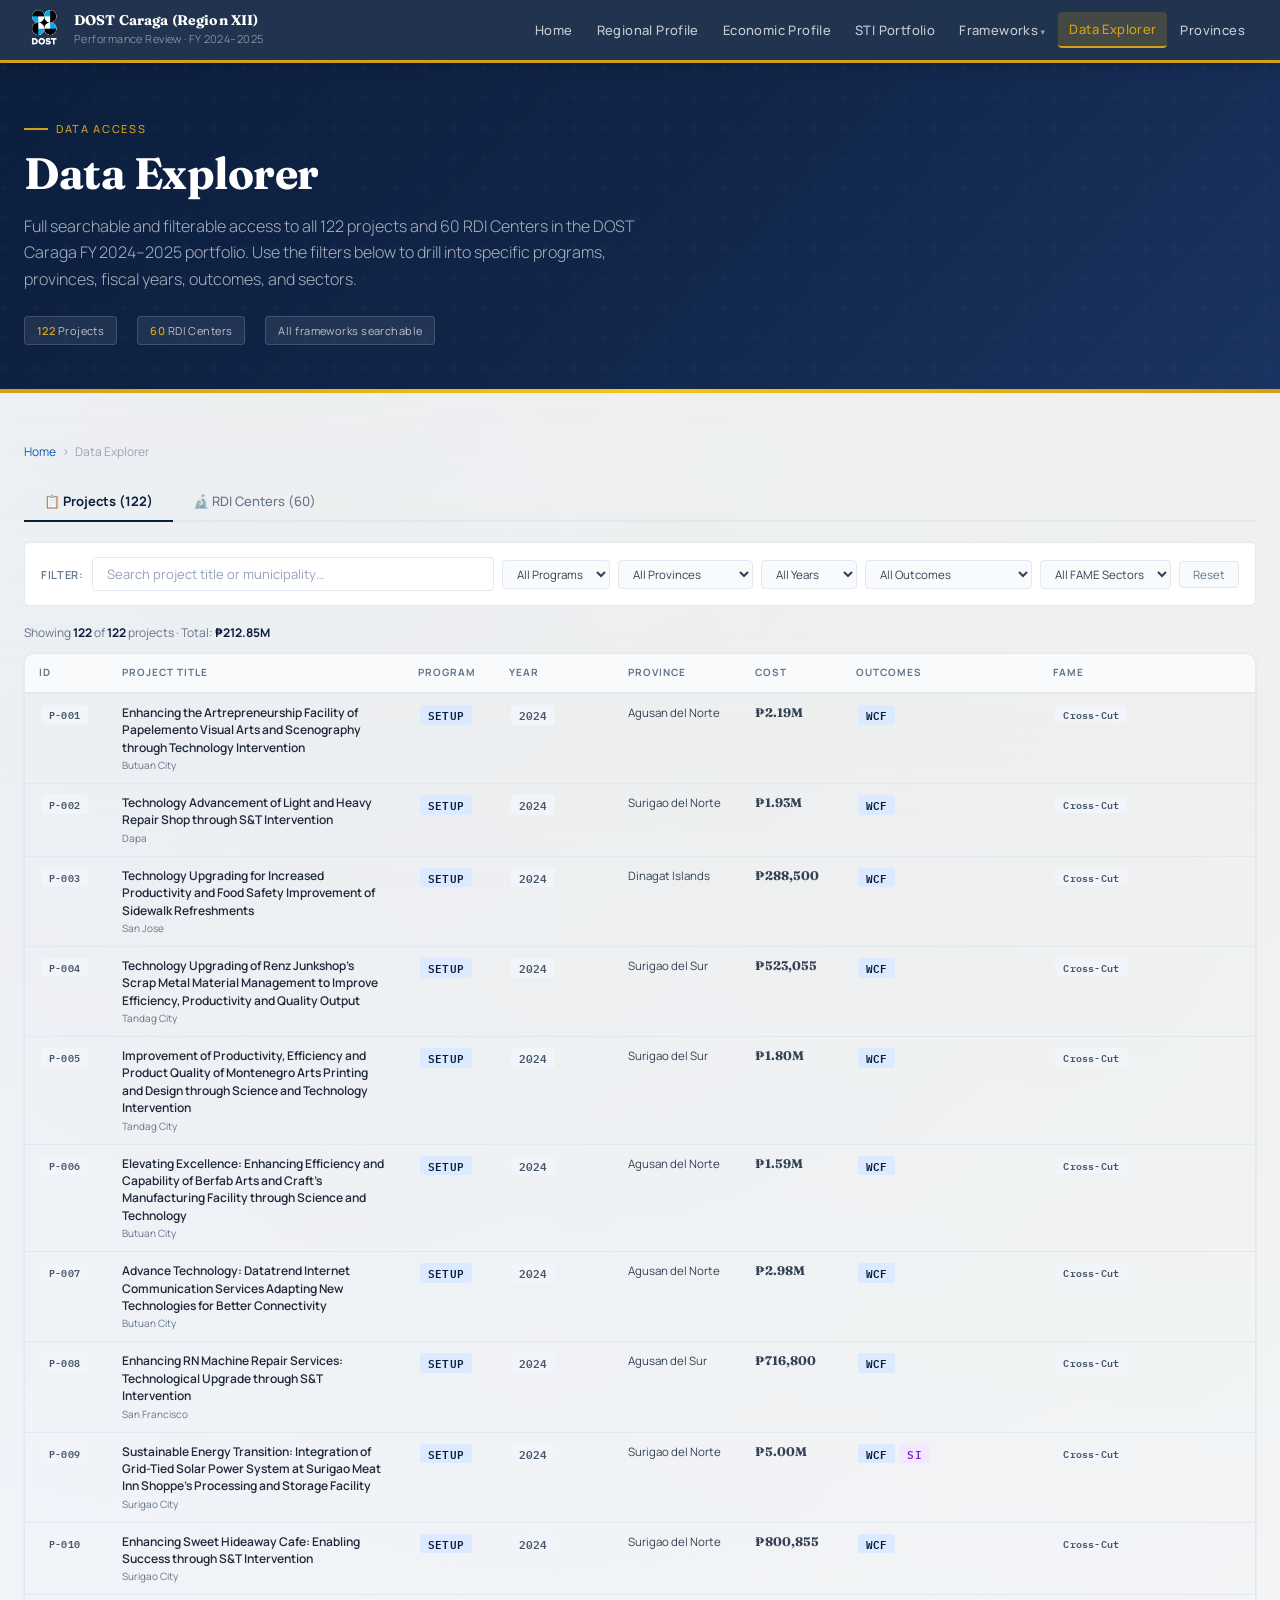
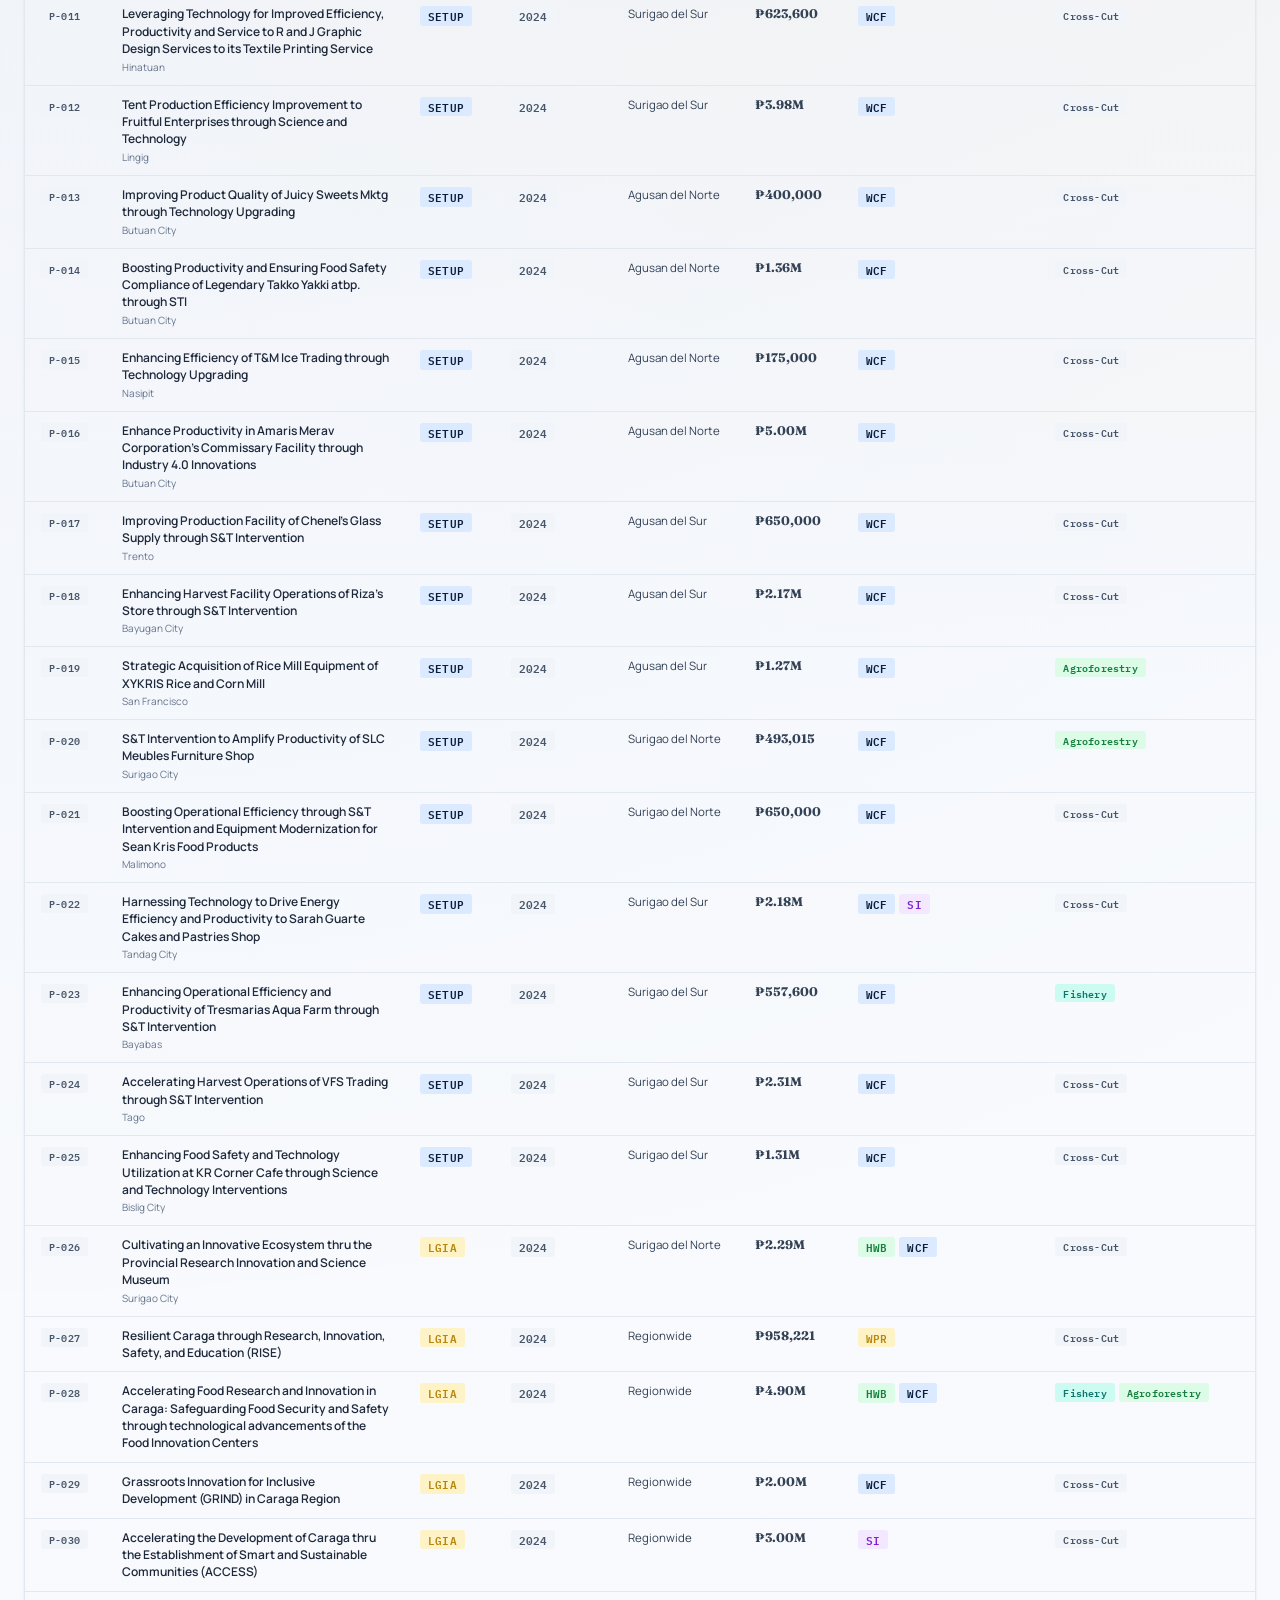
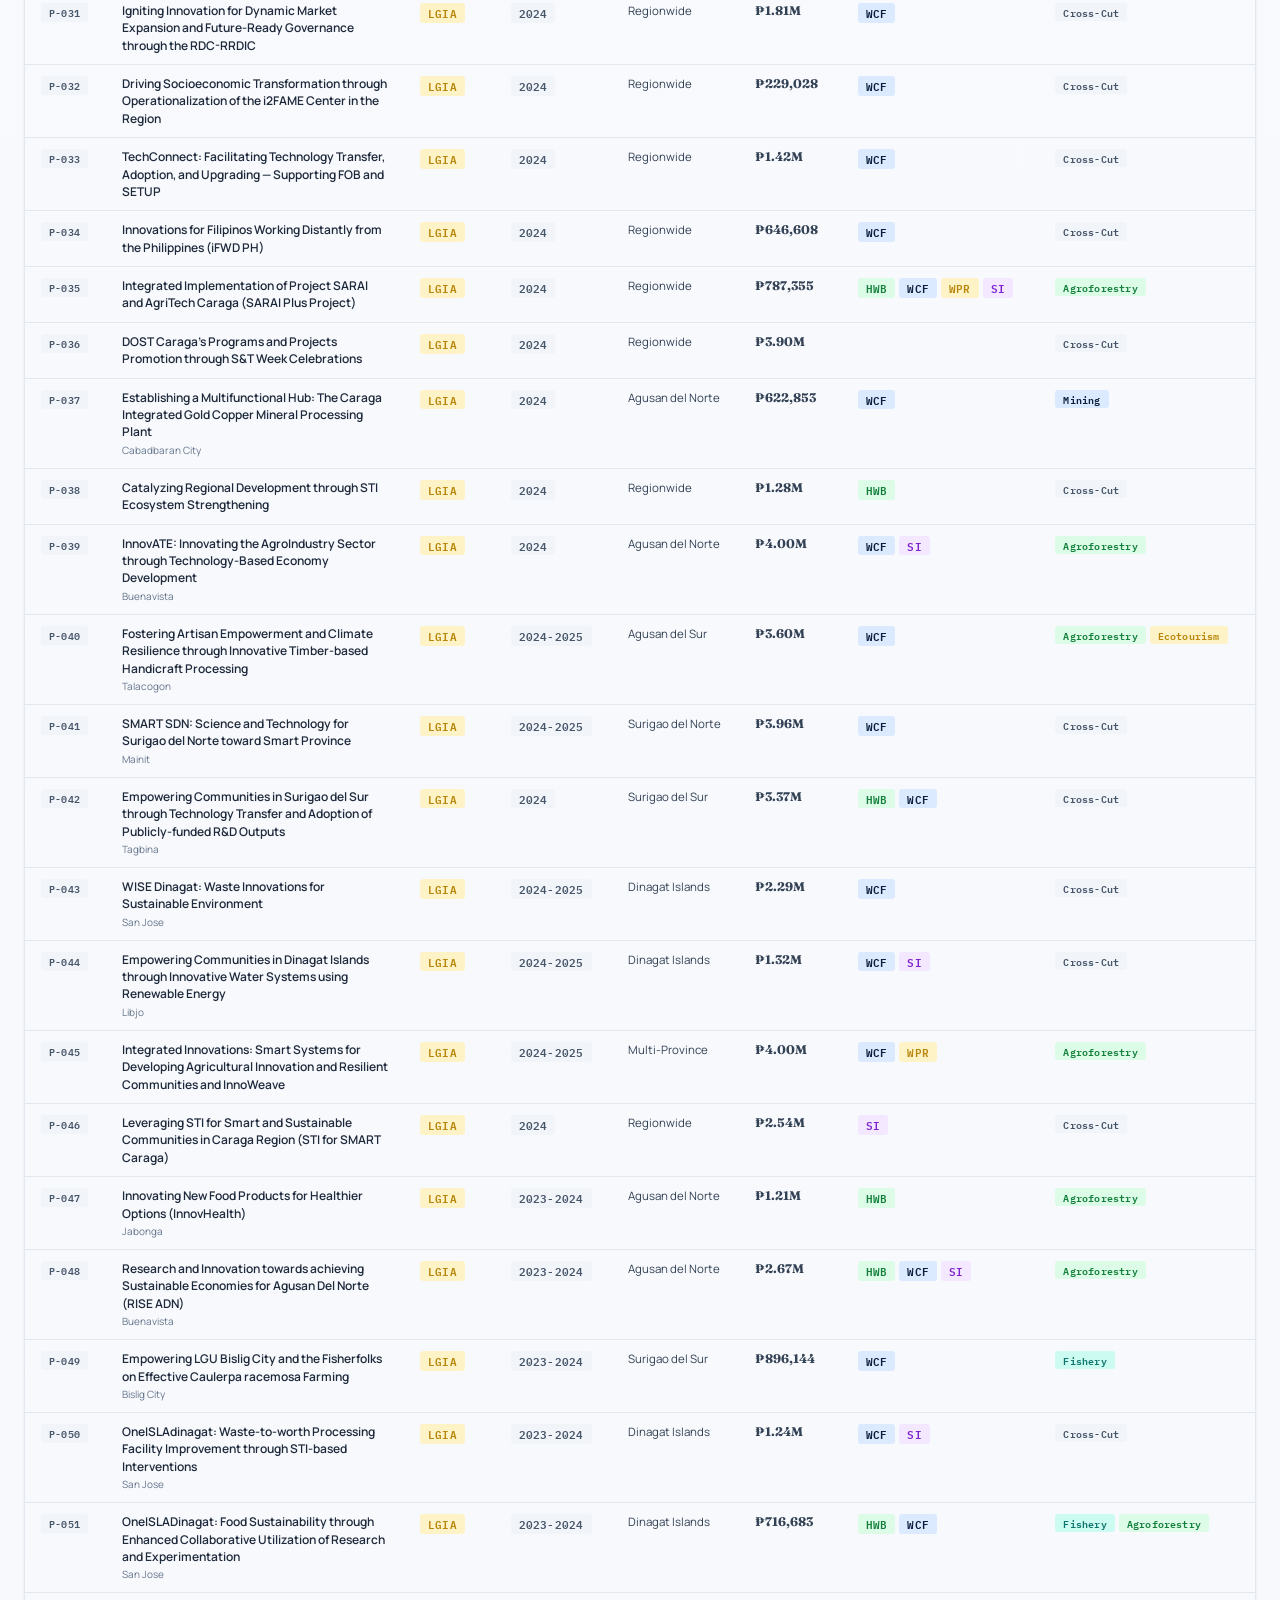
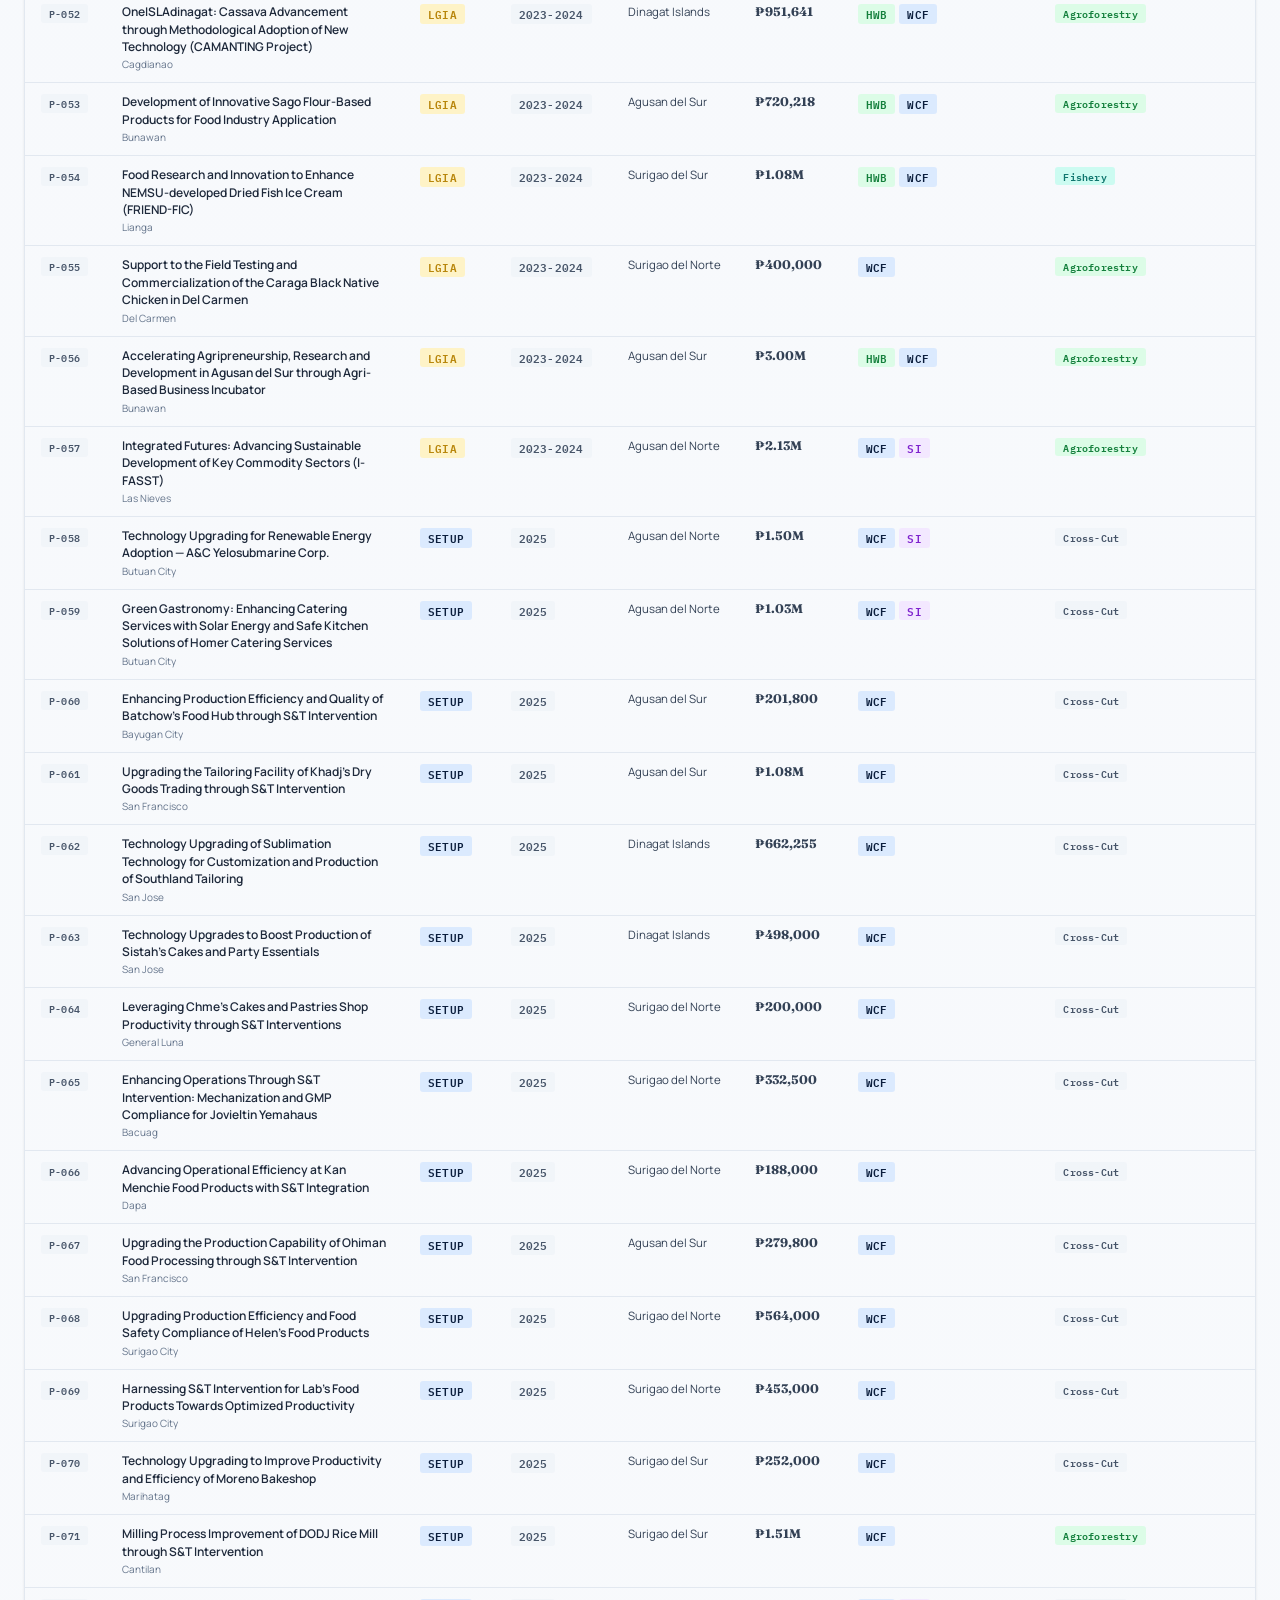
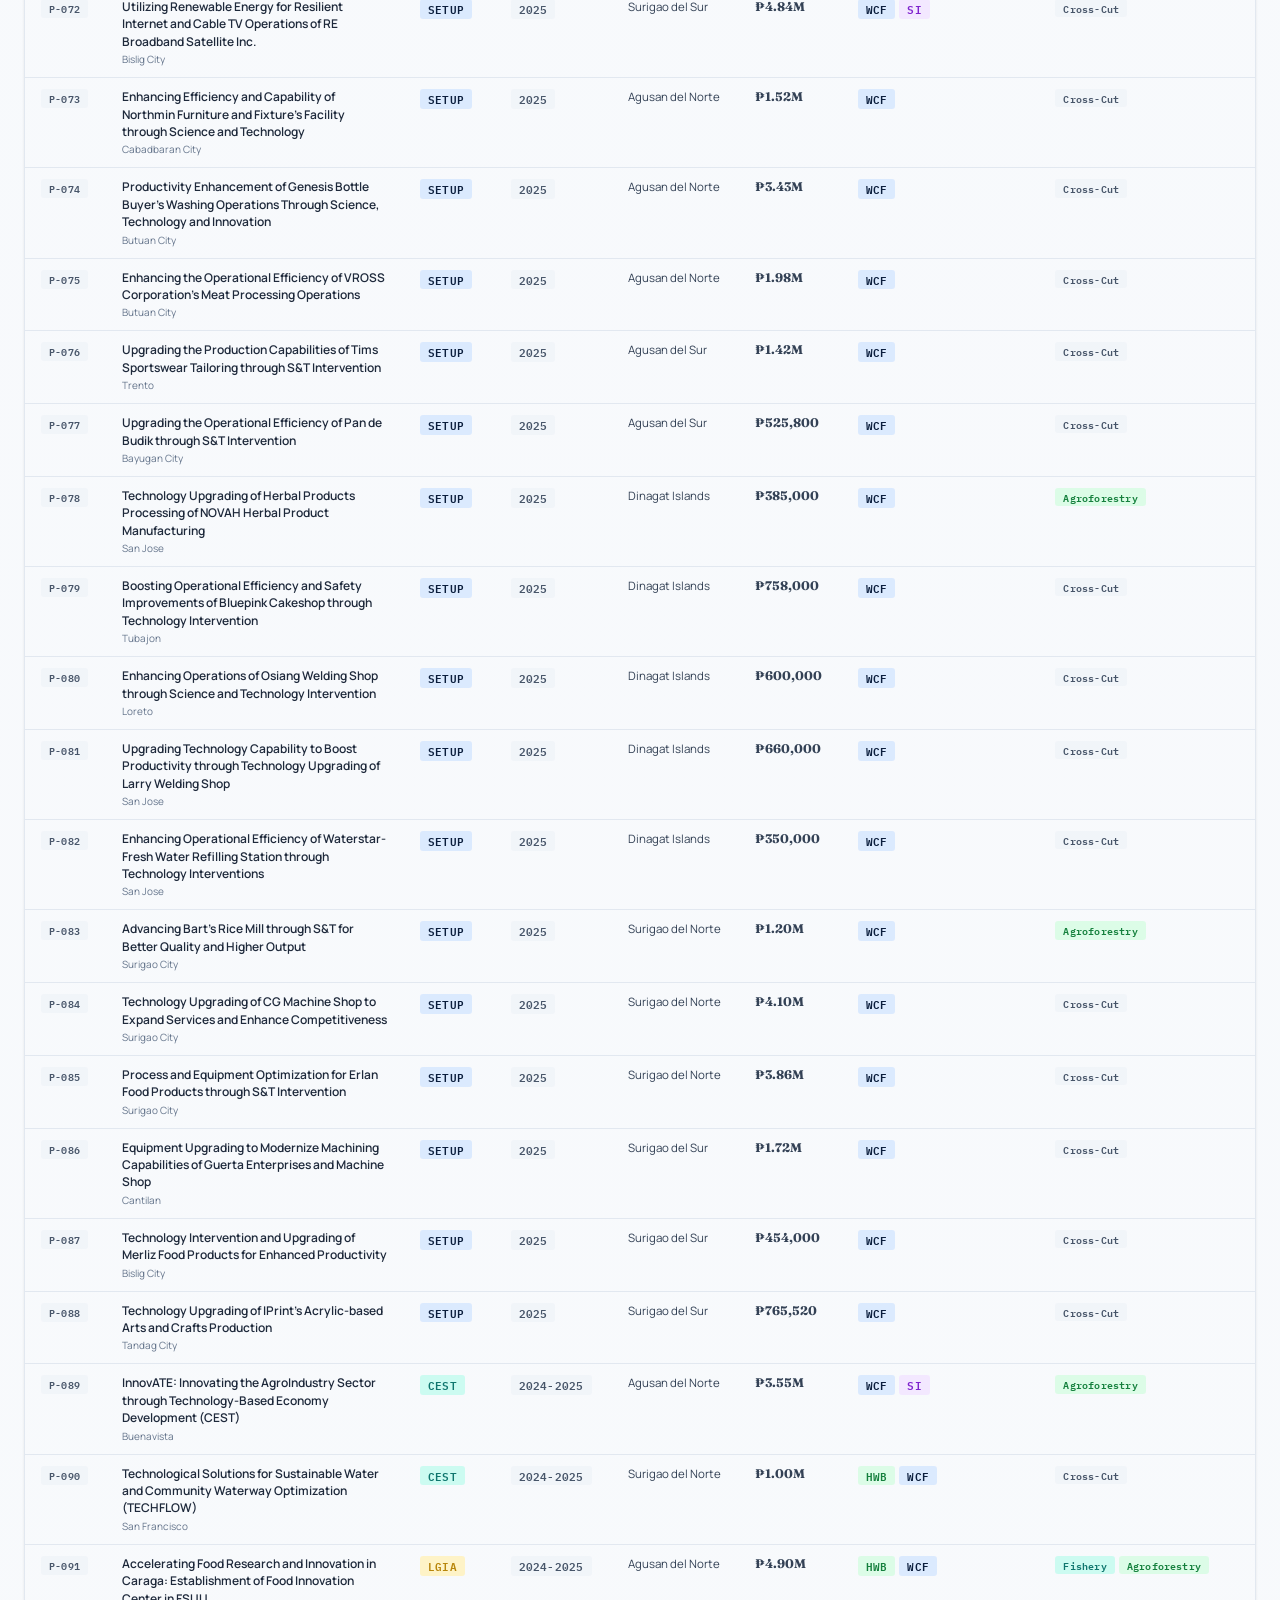
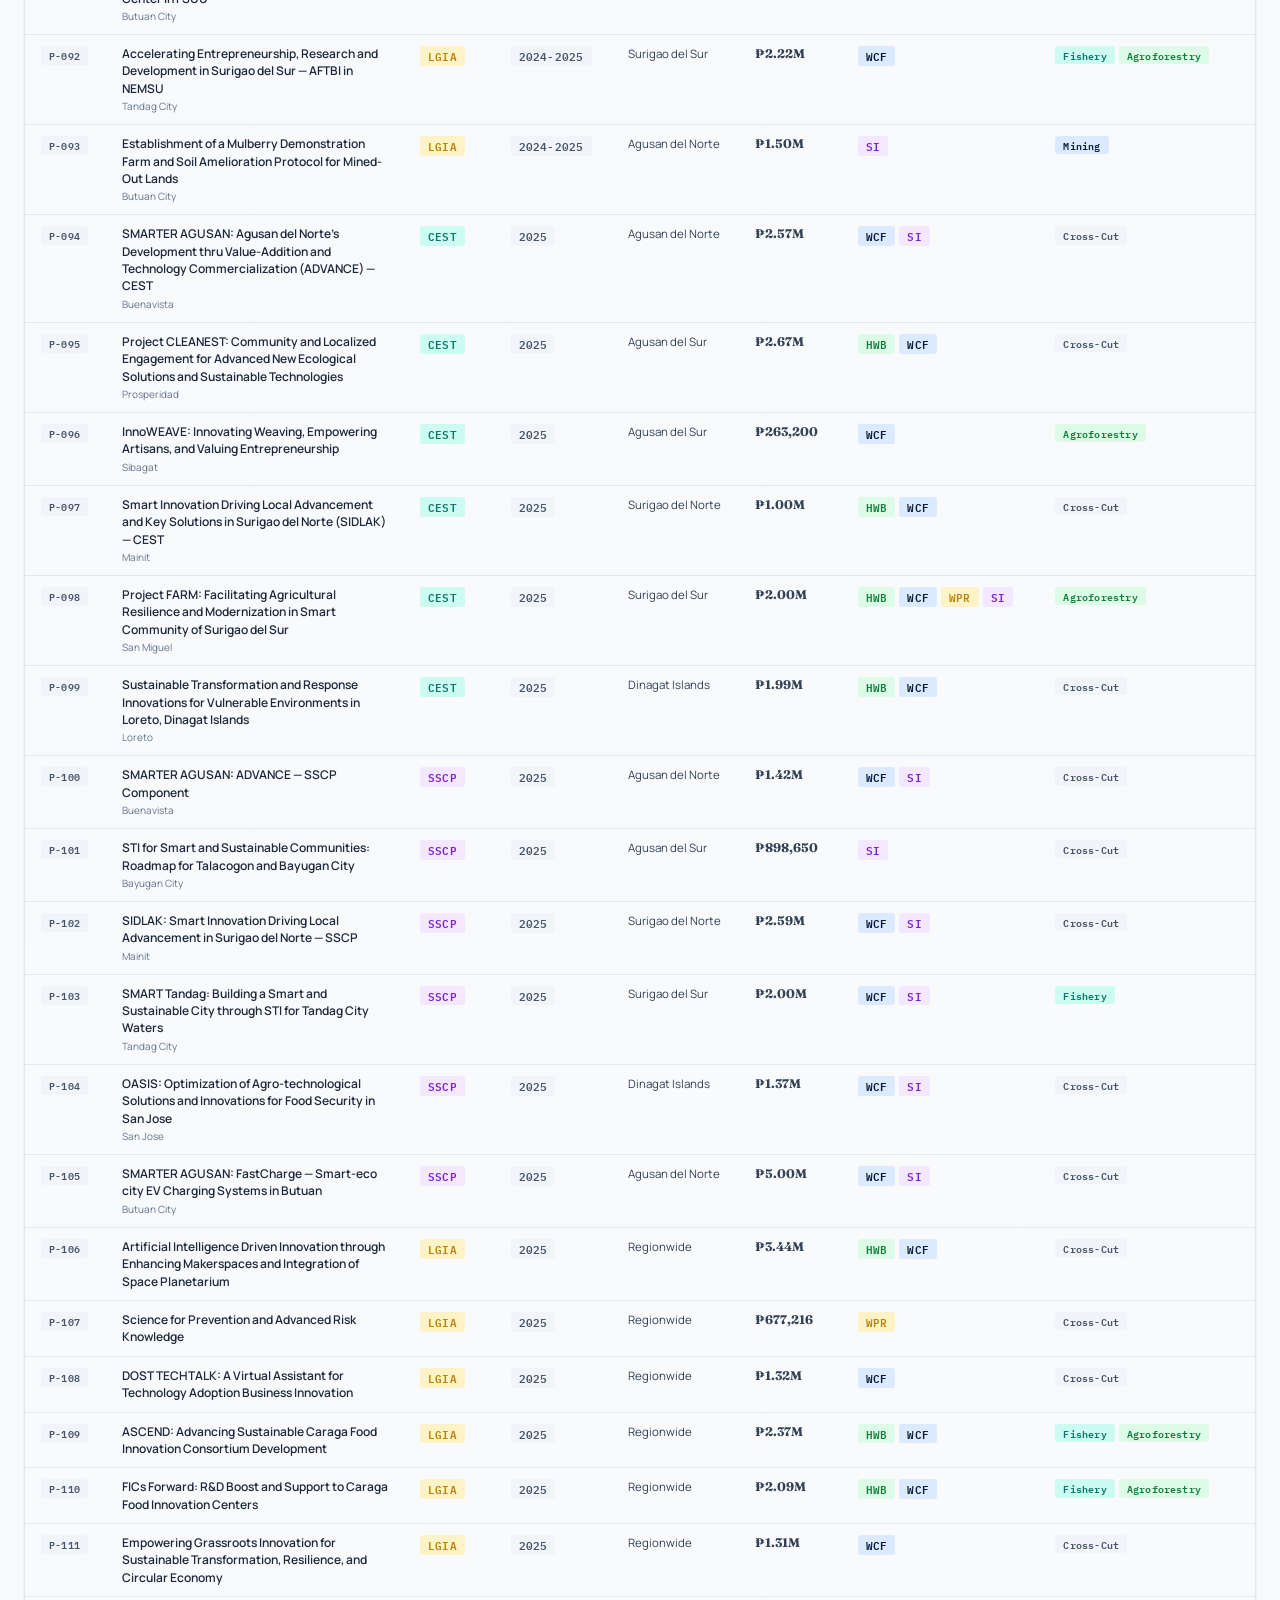
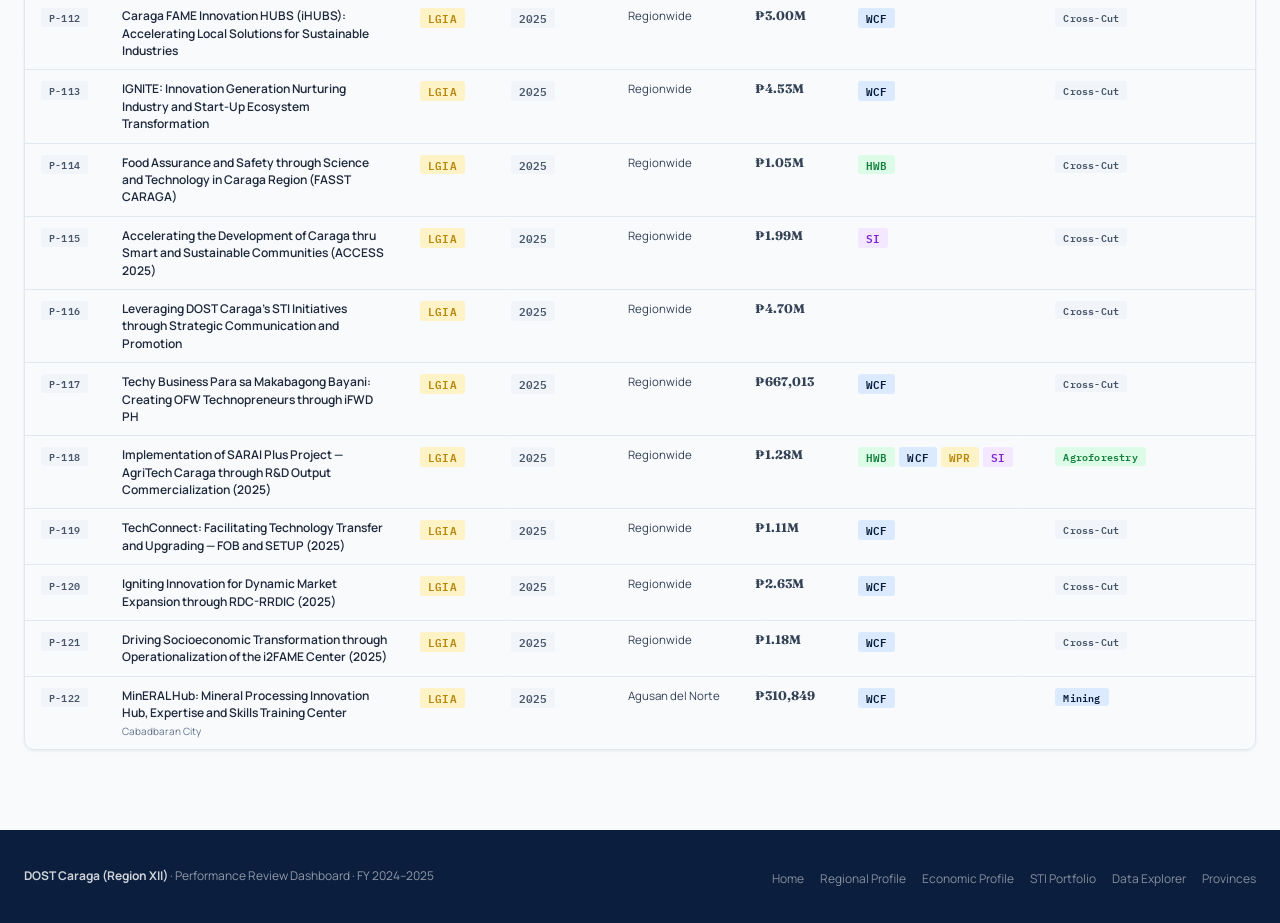
<file: data-explorer.html>
<!DOCTYPE html>
<html lang="en">
<head>
<meta charset="UTF-8"><meta name="viewport" content="width=device-width, initial-scale=1.0">
<title>Data Explorer — DOST Caraga Performance Review</title>
<link rel="icon" href="images/DOST Logo.png" type="image/png">
<link rel="stylesheet" href="css/style.css">
<style>
.tab-bar { display:flex; gap:0; border-bottom:2px solid var(--border); margin-bottom:20px; }
.tab-btn { padding:10px 20px; border:none; background:none; color:var(--text3); cursor:pointer; font-size:13px; font-family:var(--font-body); font-weight:500; border-bottom:2px solid transparent; margin-bottom:-2px; transition:all 0.15s; }
.tab-btn.active { color:var(--navy); border-bottom-color:var(--navy); font-weight:700; }
.tab-content { display:none; }
.tab-content.active { display:block; }
.result-count { font-size:12px; color:var(--text3); margin-bottom:10px; }
.result-count strong { color:var(--navy); }
#projectsTable td { max-width:280px; }
#projectsTable .proj-name { font-size:12px; line-height:1.45; font-weight:600; color:var(--text); }
#rdiTable td { max-width:320px; }
</style>
</head>
<body>
<nav class="site-nav">
  <div class="nav-inner">
    <a href="index.html" class="nav-brand"><img src="images/DOST Logo.png" alt="DOST Caraga Logo" class="nav-brand-logo"><div><div class="nav-brand-text">DOST Caraga (Region XII)</div><div class="nav-brand-sub">Performance Review · FY 2024–2025</div></div></a>
    <ul class="nav-links">
      <li><a href="index.html">Home</a></li><li><a href="region-profile.html">Regional Profile</a></li>
      <li><a href="economic-profile.html">Economic Profile</a></li><li><a href="sti-portfolio.html">STI Portfolio</a></li>
      <li class="nav-dropdown"><a href="#">Frameworks</a>
        <div class="nav-dropdown-menu">
          <a href="framework-fourpillar.html">Four Pillar Outcomes</a><a href="framework-horizon.html">3-Horizon Strategic Framework</a>
          <a href="framework-pbbm.html">PBBM 8-Point Agenda</a><a href="framework-sdg.html">SDG Alignment</a>
          <a href="framework-fame.html">FAME Sectors</a><a href="framework-strategies.html">DOST Strategies</a>
        </div>
      </li>
      <li><a href="data-explorer.html" class="active">Data Explorer</a></li><li><a href="provinces.html">Provinces</a></li>
    </ul>
  </div>
</nav>

<div class="page-hero">
  <div class="page-hero-inner">
    <div class="hero-eyebrow">Data Access</div>
    <h1>Data Explorer</h1>
    <p>Full searchable and filterable access to all 122 projects and 60 RDI Centers in the DOST Caraga FY 2024–2025 portfolio. Use the filters below to drill into specific programs, provinces, fiscal years, outcomes, and sectors.</p>
    <div class="hero-meta">
      <span class="hero-badge"><strong>122</strong> Projects</span>
      <span class="hero-badge"><strong>60</strong> RDI Centers</span>
      <span class="hero-badge">All frameworks searchable</span>
    </div>
  </div>
</div>

<div class="content-wrap">
  <div class="breadcrumb"><a href="index.html">Home</a><span>›</span><span>Data Explorer</span></div>

  <div class="tab-bar">
    <button class="tab-btn active" onclick="switchTab('projects',this)">📋 Projects (122)</button>
    <button class="tab-btn" onclick="switchTab('rdi',this)">🔬 RDI Centers (60)</button>
  </div>

  <!-- PROJECTS TAB -->
  <div class="tab-content active" id="tab-projects">
    <div class="filter-bar">
      <span class="filter-label">Filter:</span>
      <input type="text" class="search-input" id="projSearch" placeholder="Search project title or municipality…" oninput="filterProjects()">
      <select class="filter-select" id="progFilter" onchange="filterProjects()">
        <option value="">All Programs</option>
        <option value="SETUP">SETUP</option>
        <option value="LGIA">LGIA</option>
        <option value="CEST">CEST</option>
        <option value="SSCP">SSCP</option>
      </select>
      <select class="filter-select" id="provFilter" onchange="filterProjects()">
        <option value="">All Provinces</option>
        <option value="Agusan del Norte">Agusan del Norte</option>
        <option value="Agusan del Sur">Agusan del Sur</option>
        <option value="Surigao del Norte">Surigao del Norte</option>
        <option value="Surigao del Sur">Surigao del Sur</option>
        <option value="Dinagat Islands">Dinagat Islands</option>
        <option value="Regionwide">Regionwide</option>
      </select>
      <select class="filter-select" id="yearFilter" onchange="filterProjects()">
        <option value="">All Years</option>
        <option value="2024">FY 2024</option>
        <option value="2025">FY 2025</option>
        <option value="multi">Multi-Year</option>
      </select>
      <select class="filter-select" id="outcomeFilter" onchange="filterProjects()">
        <option value="">All Outcomes</option>
        <option value="O1-HWBP">O1 — Human Well-being</option>
        <option value="O2-WCF">O2 — Wealth Creation</option>
        <option value="O3-WPR">O3 — Wealth Protection</option>
        <option value="O4-SI">O4 — Sustainability</option>
      </select>
      <select class="filter-select" id="fameFilter" onchange="filterProjects()">
        <option value="">All FAME Sectors</option>
        <option value="Fishery">Fishery</option>
        <option value="Agroforestry">Agroforestry</option>
        <option value="Mining">Mining</option>
        <option value="Ecotourism">Ecotourism</option>
        <option value="Cross-Cutting">Cross-Cutting</option>
      </select>
      <button class="filter-btn" onclick="resetProjects()">Reset</button>
    </div>

    <div class="result-count" id="projCount"></div>

    <div class="table-wrap">
      <table class="data-table">
        <thead>
          <tr>
            <th>ID</th>
            <th>Project Title</th>
            <th>Program</th>
            <th>Year</th>
            <th>Province</th>
            <th>Cost</th>
            <th>Outcomes</th>
            <th>FAME</th>
          </tr>
        </thead>
        <tbody id="projectsTable"></tbody>
      </table>
    </div>
  </div>

  <!-- RDI TAB -->
  <div class="tab-content" id="tab-rdi">
    <div class="filter-bar">
      <span class="filter-label">Filter:</span>
      <input type="text" class="search-input" id="rdiSearch" placeholder="Search center name or host institution…" oninput="filterRDI()">
      <select class="filter-select" id="rdiProvFilter" onchange="filterRDI()">
        <option value="">All Provinces</option>
        <option value="Agusan del Norte">Agusan del Norte</option>
        <option value="Agusan del Sur">Agusan del Sur</option>
        <option value="Surigao del Norte">Surigao del Norte</option>
        <option value="Surigao del Sur">Surigao del Sur</option>
        <option value="Dinagat Islands">Dinagat Islands</option>
      </select>
      <select class="filter-select" id="rdiHostFilter" onchange="filterRDI()">
        <option value="">All Host Institutions</option>
        <option value="Caraga State University">Caraga State University</option>
        <option value="Surigao del Norte State University">SNSU</option>
        <option value="North Eastern Mindanao State University">NEMSU</option>
        <option value="Agusan del Sur State University">ADSSU</option>
        <option value="DOST Caraga">DOST Caraga</option>
      </select>
      <select class="filter-select" id="rdiFameFilter" onchange="filterRDI()">
        <option value="">All FAME Sectors</option>
        <option value="Fishery">Fishery</option>
        <option value="Agroforestry">Agroforestry</option>
        <option value="Mining">Mining</option>
        <option value="Ecotourism">Ecotourism</option>
        <option value="Cross-Cutting">Cross-Cutting</option>
      </select>
      <button class="filter-btn" onclick="resetRDI()">Reset</button>
    </div>

    <div class="result-count" id="rdiCount"></div>

    <div class="table-wrap">
      <table class="data-table">
        <thead>
          <tr>
            <th>ID</th>
            <th>Center Name</th>
            <th>Host Institution</th>
            <th>Province</th>
            <th>FAME Sectors</th>
            <th>SDGs</th>
          </tr>
        </thead>
        <tbody id="rdiTable"></tbody>
      </table>
    </div>
  </div>
</div>

<footer class="site-footer">
  <div class="footer-inner">
    <div class="footer-left"><strong>DOST Caraga (Region XII)</strong> · Performance Review Dashboard · FY 2024–2025</div>
        <ul class="footer-links">
      <li><a href="index.html">Home</a></li>
      <li><a href="region-profile.html">Regional Profile</a></li>
      <li><a href="economic-profile.html">Economic Profile</a></li>
      <li><a href="sti-portfolio.html">STI Portfolio</a></li>
      <li><a href="data-explorer.html">Data Explorer</a></li>
      <li><a href="provinces.html">Provinces</a></li>
    </ul>
  </div>
</footer>

<script src="js/data.js"></script>
<script src="js/site.js"></script>
<script>
function switchTab(id, btn) {
  document.querySelectorAll('.tab-content').forEach(t=>t.classList.remove('active'));
  document.querySelectorAll('.tab-btn').forEach(b=>b.classList.remove('active'));
  document.getElementById('tab-'+id).classList.add('active');
  btn.classList.add('active');
}

const progBadge = {SETUP:'navy',LGIA:'gold',CEST:'teal',SSCP:'purple'};
const outcomeBadge = {'O1-HWBP':'green','O2-WCF':'navy','O3-WPR':'gold','O4-SI':'purple'};
const outcomeShort = {'O1-HWBP':'HWB','O2-WCF':'WCF','O3-WPR':'WPR','O4-SI':'SI'};
const fameBadge = {Fishery:'teal',Agroforestry:'green',Mining:'navy',Ecotourism:'gold','Cross-Cutting':'grey'};

function renderProjects(list) {
  const tb = document.getElementById('projectsTable');
  tb.innerHTML = list.map(p => `<tr>
    <td><span class="tag tag-grey font-mono" style="font-size:10px">${p.id}</span></td>
    <td><div class="proj-name">${p.name}</div>${p.city?`<div style="font-size:10px;color:var(--text3);margin-top:2px">${p.city}</div>`:''}</td>
    <td><span class="tag tag-${progBadge[p.prog]||'grey'}">${p.prog}</span></td>
    <td><span class="tag tag-grey">${p.year}</span></td>
    <td style="font-size:11.5px;white-space:nowrap">${p.prov}</td>
    <td style="font-weight:700;white-space:nowrap;font-family:var(--font-display)">${fmt(p.cost)}</td>
    <td>${p.outcomes.map(o=>`<span class="tag tag-${outcomeBadge[o]||'grey'}" title="${OUTCOME_LABELS[o]}">${outcomeShort[o]||o}</span>`).join('')}</td>
    <td>${p.fame.map(f=>`<span class="tag tag-${fameBadge[f]||'grey'}" style="font-size:9.5px">${f==='Cross-Cutting'?'Cross-Cut':f}</span>`).join('')}</td>
  </tr>`).join('');
  document.getElementById('projCount').innerHTML = `Showing <strong>${list.length}</strong> of <strong>${PROJECTS.length}</strong> projects · Total: <strong>${fmt(list.reduce((a,p)=>a+p.cost,0))}</strong>`;
}

function filterProjects() {
  const q = document.getElementById('projSearch').value.toLowerCase();
  const prog = document.getElementById('progFilter').value;
  const prov = document.getElementById('provFilter').value;
  const yr = document.getElementById('yearFilter').value;
  const oc = document.getElementById('outcomeFilter').value;
  const fm = document.getElementById('fameFilter').value;
  const r = PROJECTS.filter(p => {
    if(q && !p.name.toLowerCase().includes(q) && !p.city.toLowerCase().includes(q)) return false;
    if(prog && p.prog!==prog) return false;
    if(prov && p.prov!==prov) return false;
    if(yr) {
      if(yr==='multi' && p.year===p.year.slice(0,4)) return false;
      if(yr!=='multi' && !p.year.includes(yr)) return false;
    }
    if(oc && !p.outcomes.includes(oc)) return false;
    if(fm && !p.fame.includes(fm)) return false;
    return true;
  });
  renderProjects(r);
}

function resetProjects() {
  document.getElementById('projSearch').value='';
  ['progFilter','provFilter','yearFilter','outcomeFilter','fameFilter'].forEach(id=>document.getElementById(id).value='');
  renderProjects(PROJECTS);
}

function renderRDI(list) {
  const tb = document.getElementById('rdiTable');
  tb.innerHTML = list.map(r => `<tr>
    <td><span class="tag tag-grey font-mono" style="font-size:10px">${r.id}</span></td>
    <td><div style="font-size:12px;font-weight:600;color:var(--text);line-height:1.4">${r.name}</div></td>
    <td style="font-size:11.5px;color:var(--text2)">${r.host}</td>
    <td style="font-size:11.5px;white-space:nowrap">${r.prov}</td>
    <td>${r.fame.map(f=>`<span class="tag tag-${fameBadge[f]||'grey'}" style="font-size:9.5px">${f==='Cross-Cutting'?'Cross-Cut':f}</span>`).join('')}</td>
    <td>${r.sdg.map(s=>`<span class="tag tag-teal" style="font-size:9px">${s.replace('SDG-0','SDG ').replace('SDG-','SDG ')}</span>`).join('')}</td>
  </tr>`).join('');
  document.getElementById('rdiCount').innerHTML = `Showing <strong>${list.length}</strong> of <strong>${RDI.length}</strong> RDI centers`;
}

function filterRDI() {
  const q = document.getElementById('rdiSearch').value.toLowerCase();
  const pv = document.getElementById('rdiProvFilter').value;
  const ht = document.getElementById('rdiHostFilter').value;
  const fm = document.getElementById('rdiFameFilter').value;
  const r = RDI.filter(c => {
    if(q && !c.name.toLowerCase().includes(q) && !c.host.toLowerCase().includes(q)) return false;
    if(pv && c.prov!==pv) return false;
    if(ht && c.host!==ht) return false;
    if(fm && !c.fame.includes(fm)) return false;
    return true;
  });
  renderRDI(r);
}

function resetRDI() {
  document.getElementById('rdiSearch').value='';
  ['rdiProvFilter','rdiHostFilter','rdiFameFilter'].forEach(id=>document.getElementById(id).value='');
  renderRDI(RDI);
}

renderProjects(PROJECTS);
renderRDI(RDI);
</script>
</body>
</html>
</file>
<file: css/style.css>
/* ═══════════════════════════════════════════════════════
   DOST CARAGA REGION — PERFORMANCE REVIEW WEBSITE
   Shared Stylesheet
   ═══════════════════════════════════════════════════════ */

@import url('https://fonts.googleapis.com/css2?family=Fraunces:opsz,wght@9..144,600;9..144,700;9..144,800&family=IBM+Plex+Mono:wght@400;500&family=Manrope:wght@400;500;600;700;800&display=swap');

/* ── RESET & BASE ── */
*, *::before, *::after { margin: 0; padding: 0; box-sizing: border-box; }

:root {
  --navy:       #0b1e3d;
  --navy2:      #112549;
  --navy3:      #1a3360;
  --blue:       #1a56b0;
  --blue2:      #2563eb;
  --blue-light: #dbeafe;
  --gold:       #b8860b;
  --gold2:      #d4a017;
  --gold-light: #fef3c7;
  --teal:       #0f766e;
  --teal-light: #ccfbf1;
  --red:        #b91c1c;
  --red-light:  #fee2e2;
  --green:      #15803d;
  --green-light:#dcfce7;
  --purple:     #7e22ce;
  --purple-light:#f3e8ff;
  --slate:      #475569;
  --slate2:     #64748b;
  --slate3:     #94a3b8;
  --border:     #e2e8f0;
  --bg:         #f8fafc;
  --white:      #ffffff;
  --text:       #1e293b;
  --text2:      #334155;
  --text3:      #64748b;

  --font-display: 'Fraunces', Georgia, serif;
  --font-body:    'Manrope', system-ui, sans-serif;
  --font-mono:    'IBM Plex Mono', monospace;

  --shadow-sm:  0 1px 3px rgba(0,0,0,0.08);
  --shadow:     0 4px 12px rgba(0,0,0,0.1);
  --shadow-lg:  0 8px 30px rgba(0,0,0,0.12);
  --radius:     6px;
  --radius-lg:  10px;
}

html { scroll-behavior: smooth; }
html.js-enabled { scroll-behavior: smooth; }

body {
  font-family: var(--font-body);
  font-size: 17px;
  line-height: 1.75;
  color: var(--text);
  background:
    radial-gradient(circle at top left, rgba(26, 86, 176, 0.08), transparent 28%),
    radial-gradient(circle at right top, rgba(212, 160, 23, 0.08), transparent 22%),
    linear-gradient(180deg, #fbfcff 0%, #f7f9fc 38%, #f8fafc 100%);
  position: relative;
  -webkit-font-smoothing: antialiased;
}

body::before {
  content: '';
  position: fixed;
  inset: 0;
  pointer-events: none;
  background-image:
    linear-gradient(rgba(255, 255, 255, 0.38), rgba(255, 255, 255, 0)),
    radial-gradient(circle at 20% 20%, rgba(212, 160, 23, 0.08), transparent 24%),
    radial-gradient(circle at 80% 0%, rgba(26, 86, 176, 0.08), transparent 20%);
  opacity: 0.7;
  z-index: -1;
}

::selection {
  background: rgba(26, 86, 176, 0.16);
  color: var(--navy);
}

/* ── NAVIGATION ── */
.site-nav {
  background: rgba(11, 30, 61, 0.9);
  backdrop-filter: blur(16px);
  position: sticky;
  top: 0;
  z-index: 200;
  border-bottom: 3px solid var(--gold2);
  box-shadow: 0 2px 12px rgba(0,0,0,0.25);
}

.nav-inner {
  max-width: 1300px;
  margin: 0 auto;
  padding: 0 24px;
  display: flex;
  align-items: center;
  justify-content: space-between;
  height: 60px;
}

.nav-brand {
  display: flex;
  align-items: center;
  gap: 10px;
  text-decoration: none;
  flex-shrink: 0;
}

.nav-brand-mark {
  width: 36px;
  height: 36px;
  background: linear-gradient(135deg, var(--gold2), #f5c518);
  border-radius: 6px;
  display: flex;
  align-items: center;
  justify-content: center;
  font-family: var(--font-display);
  font-weight: 800;
  font-size: 15px;
  color: var(--navy);
  flex-shrink: 0;
  letter-spacing: -0.5px;
}

.nav-brand-logo {
  width: 40px;
  height: 40px;
  object-fit: contain;
  flex-shrink: 0;
}

.nav-brand-text {
  font-family: var(--font-display);
  font-size: 14px;
  font-weight: 700;
  color: #fff;
  line-height: 1.2;
  letter-spacing: 0.01em;
}

.nav-brand-sub {
  font-size: 11px;
  color: rgba(255,255,255,0.55);
  font-family: var(--font-body);
  font-weight: 300;
  letter-spacing: 0.04em;
}

.nav-links {
  display: flex;
  align-items: center;
  gap: 2px;
  list-style: none;
}

.nav-links a {
  display: block;
  padding: 6px 11px;
  color: rgba(255,255,255,0.75);
  text-decoration: none;
  font-size: 13px;
  font-family: var(--font-body);
  font-weight: 500;
  letter-spacing: 0.03em;
  border-radius: 4px;
  transition: transform 0.18s ease, background-color 0.18s ease, color 0.18s ease;
  white-space: nowrap;
}

.nav-links a:hover {
  background: rgba(255,255,255,0.1);
  color: #fff;
  transform: translateY(-1px);
}

.nav-links a.active {
  background: rgba(212,160,23,0.2);
  color: var(--gold2);
  border-bottom: 2px solid var(--gold2);
}

.nav-dropdown { position: relative; }

/* Keep the hover target alive while the pointer moves from the trigger into the menu. */
.nav-dropdown::after {
  content: '';
  position: absolute;
  left: 0;
  right: 0;
  top: 100%;
  height: 8px;
}

.nav-dropdown > a::after {
  content: ' ▾';
  font-size: 9px;
  opacity: 0.7;
}

.nav-dropdown-menu {
  display: none;
  position: absolute;
  top: calc(100% + 8px);
  left: 0;
  background: var(--white);
  border: 1px solid var(--border);
  border-radius: var(--radius-lg);
  box-shadow: var(--shadow-lg);
  min-width: 240px;
  padding: 8px 0;
  z-index: 300;
}

.nav-dropdown:hover .nav-dropdown-menu { display: block; }
.nav-dropdown:focus-within .nav-dropdown-menu { display: block; }

.nav-dropdown-menu a {
  display: block;
  padding: 8px 16px;
  color: var(--text2) !important;
  font-size: 12px;
  border-radius: 0;
  background: transparent !important;
  border-bottom: none !important;
}
.nav-dropdown-menu a:hover { background: var(--bg) !important; color: var(--blue) !important; }

.nav-hamburger { display: none; background: none; border: none; cursor: pointer; padding: 4px; }
.nav-hamburger span { display: block; width: 22px; height: 2px; background: #fff; margin: 4px 0; border-radius: 2px; }

/* ── PAGE HERO ── */
.page-hero {
  background: linear-gradient(135deg, var(--navy) 0%, var(--navy2) 50%, var(--navy3) 100%);
  padding: 56px 24px 48px;
  position: relative;
  overflow: hidden;
}

.page-hero::before {
  content: '';
  position: absolute;
  top: 0; right: 0; bottom: 0; left: 0;
  background: url("data:image/svg+xml,%3Csvg width='60' height='60' viewBox='0 0 60 60' xmlns='http://www.w3.org/2000/svg'%3E%3Cg fill='none' fill-rule='evenodd'%3E%3Cg fill='%23ffffff' fill-opacity='0.02'%3E%3Cpath d='M36 34v-4h-2v4h-4v2h4v4h2v-4h4v-2h-4zm0-30V0h-2v4h-4v2h4v4h2V6h4V4h-4zM6 34v-4H4v4H0v2h4v4h2v-4h4v-2H6zM6 4V0H4v4H0v2h4v4h2V6h4V4H6z'/%3E%3C/g%3E%3C/g%3E%3C/svg%3E");
  opacity: 1;
}

.page-hero::after {
  content: '';
  position: absolute;
  bottom: 0; left: 0; right: 0;
  height: 4px;
  background: linear-gradient(90deg, var(--gold2), #f5c518, var(--gold2));
}

.page-hero-inner {
  max-width: 1300px;
  margin: 0 auto;
  position: relative;
}

.hero-eyebrow {
  font-size: 11px;
  font-weight: 500;
  letter-spacing: 0.15em;
  text-transform: uppercase;
  color: var(--gold2);
  font-family: var(--font-body);
  margin-bottom: 10px;
  display: flex;
  align-items: center;
  gap: 8px;
}

.hero-eyebrow::before {
  content: '';
  display: inline-block;
  width: 24px;
  height: 2px;
  background: var(--gold2);
}

.page-hero h1 {
  font-family: var(--font-display);
  font-size: clamp(28px, 4vw, 44px);
  font-weight: 700;
  color: #ffffff;
  line-height: 1.15;
  margin-bottom: 14px;
  letter-spacing: -0.5px;
}

.page-hero p {
  font-size: 16px;
  color: rgba(255,255,255,0.65);
  max-width: 640px;
  font-weight: 300;
  line-height: 1.65;
}

.hero-meta {
  display: flex;
  gap: 20px;
  margin-top: 24px;
  flex-wrap: wrap;
}

.hero-badge {
  background: rgba(255,255,255,0.08);
  border: 1px solid rgba(255,255,255,0.15);
  border-radius: 4px;
  padding: 4px 12px;
  font-size: 11px;
  color: rgba(255,255,255,0.7);
  font-family: var(--font-body);
  letter-spacing: 0.04em;
}

.hero-badge strong {
  color: var(--gold2);
  font-weight: 600;
}

/* ── MAIN CONTENT WRAPPER ── */
.content-wrap {
  max-width: 1300px;
  margin: 0 auto;
  padding: 48px 24px 80px;
}

.content-narrow {
  max-width: 900px;
}

/* ── SECTION TITLES ── */
.section-label {
  font-size: 10px;
  font-weight: 600;
  letter-spacing: 0.15em;
  text-transform: uppercase;
  color: var(--gold);
  font-family: var(--font-body);
  margin-bottom: 6px;
  display: flex;
  align-items: center;
  gap: 8px;
}

.section-label::before {
  content: '';
  display: inline-block;
  width: 16px;
  height: 2px;
  background: var(--gold);
}

.section-title {
  font-family: var(--font-display);
  font-size: clamp(20px, 3vw, 28px);
  font-weight: 700;
  color: var(--navy);
  line-height: 1.2;
  margin-bottom: 8px;
  letter-spacing: -0.3px;
}

.section-intro {
  font-size: 15px;
  color: var(--text3);
  max-width: 720px;
  margin-bottom: 32px;
  line-height: 1.7;
}

.section-divider {
  height: 1px;
  background: var(--border);
  margin: 48px 0;
}

/* ── STAT CARDS ── */
.stat-grid {
  display: grid;
  grid-template-columns: repeat(auto-fill, minmax(200px, 1fr));
  gap: 16px;
  margin-bottom: 40px;
}

.stat-card {
  background: var(--white);
  border: 1px solid var(--border);
  border-radius: var(--radius-lg);
  padding: 22px 20px;
  position: relative;
  overflow: hidden;
  box-shadow: var(--shadow-sm);
  transition: transform 0.22s ease, box-shadow 0.22s ease, border-color 0.22s ease;
}

.stat-card:hover {
  box-shadow: var(--shadow);
  transform: translateY(-3px);
  border-color: rgba(26, 86, 176, 0.18);
}

.stat-card::before {
  content: '';
  position: absolute;
  top: 0; left: 0; right: 0;
  height: 3px;
}

.stat-card.navy::before  { background: linear-gradient(90deg, var(--navy), var(--blue)); }
.stat-card.gold::before  { background: linear-gradient(90deg, var(--gold), var(--gold2)); }
.stat-card.teal::before  { background: linear-gradient(90deg, var(--teal), #0d9488); }
.stat-card.green::before { background: linear-gradient(90deg, var(--green), #16a34a); }
.stat-card.blue::before  { background: linear-gradient(90deg, var(--blue), var(--blue2)); }
.stat-card.red::before   { background: linear-gradient(90deg, var(--red), #dc2626); }
.stat-card.purple::before{ background: linear-gradient(90deg, var(--purple), #9333ea); }

.stat-value {
  font-family: var(--font-display);
  font-size: 34px;
  font-weight: 700;
  color: var(--navy);
  line-height: 1;
  margin-bottom: 4px;
  letter-spacing: -1px;
}

.stat-label {
  font-size: 12px;
  color: var(--text3);
  font-weight: 500;
  letter-spacing: 0.02em;
}

.stat-note {
  font-size: 11px;
  color: var(--slate3);
  margin-top: 6px;
  font-style: italic;
}

.stat-trend {
  font-size: 11px;
  font-weight: 600;
  margin-top: 5px;
  display: flex;
  align-items: center;
  gap: 3px;
}

.stat-trend.up   { color: var(--green); }
.stat-trend.down { color: var(--red); }
.stat-trend.neutral { color: var(--slate2); }

/* ── PANELS / CARDS ── */
.panel {
  background: var(--white);
  border: 1px solid var(--border);
  border-radius: var(--radius-lg);
  overflow: hidden;
  box-shadow: var(--shadow-sm);
  margin-bottom: 24px;
  transition: transform 0.22s ease, box-shadow 0.22s ease, border-color 0.22s ease;
}

.panel:hover {
  transform: translateY(-3px);
  box-shadow: var(--shadow);
  border-color: rgba(26, 86, 176, 0.18);
}

.panel-header {
  padding: 16px 22px;
  border-bottom: 1px solid var(--border);
  display: flex;
  align-items: center;
  justify-content: space-between;
  background: #fdfdfe;
}

.panel-title {
  font-family: var(--font-display);
  font-size: 15px;
  font-weight: 700;
  color: var(--navy);
  letter-spacing: -0.2px;
}

.panel-subtitle {
  font-size: 11px;
  color: var(--text3);
  margin-top: 1px;
}

.panel-body {
  padding: 22px;
}

.panel-body.no-pad { padding: 0; }

/* ── GRID LAYOUTS ── */
.grid-2   { display: grid; grid-template-columns: 1fr 1fr; gap: 20px; }
.grid-3   { display: grid; grid-template-columns: 1fr 1fr 1fr; gap: 20px; }
.grid-4   { display: grid; grid-template-columns: repeat(4, 1fr); gap: 16px; }
.grid-2-1 { display: grid; grid-template-columns: 2fr 1fr; gap: 20px; }
.grid-1-2 { display: grid; grid-template-columns: 1fr 2fr; gap: 20px; }

/* ── DISCUSSION / ANALYSIS BLOCKS ── */
.analysis-block {
  background: var(--white);
  border: 1px solid var(--border);
  border-left: 4px solid var(--navy);
  border-radius: 0 var(--radius-lg) var(--radius-lg) 0;
  padding: 24px 28px;
  margin-bottom: 28px;
  box-shadow: var(--shadow-sm);
}

.analysis-block.gold   { border-left-color: var(--gold); }
.analysis-block.teal   { border-left-color: var(--teal); }
.analysis-block.green  { border-left-color: var(--green); }
.analysis-block.blue   { border-left-color: var(--blue); }
.analysis-block.red    { border-left-color: var(--red); }
.analysis-block.purple { border-left-color: var(--purple); }

.analysis-block h4 {
  font-family: var(--font-display);
  font-size: 15px;
  font-weight: 700;
  color: var(--navy);
  margin-bottom: 10px;
  letter-spacing: -0.2px;
}

.analysis-block p {
  font-size: 14px;
  color: var(--text2);
  line-height: 1.8;
  margin-bottom: 10px;
}

.analysis-block p:last-child { margin-bottom: 0; }

.analysis-block p strong { color: var(--navy); font-weight: 600; }

/* ── KEY FINDINGS BOX ── */
.findings-box {
  background: linear-gradient(180deg, #0c2245 0%, #0b1e3d 100%);
  border: 1px solid rgba(255,255,255,0.08);
  border-radius: 18px;
  padding: 28px 30px 26px;
  margin-bottom: 32px;
  color: rgba(255,255,255,0.88);
  box-shadow: 0 18px 42px rgba(8, 18, 37, 0.18);
}

.findings-box h3 {
  font-family: var(--font-display);
  font-size: 18px;
  font-weight: 700;
  color: var(--gold2);
  margin-bottom: 18px;
  letter-spacing: -0.2px;
  border-bottom: 1px solid rgba(255,255,255,0.12);
  padding-bottom: 12px;
}

.findings-list {
  list-style: none;
  display: grid;
  grid-template-columns: repeat(2, minmax(0, 1fr));
  gap: 12px;
}

.findings-list li {
  position: relative;
  padding: 16px 16px 16px 30px;
  font-size: 13.5px;
  line-height: 1.7;
  background: rgba(255,255,255,0.05);
  border: 1px solid rgba(255,255,255,0.08);
  border-radius: 14px;
  min-height: 100%;
}

.findings-list li:last-child { border-bottom: none; }

.findings-list li::before {
  content: '▸';
  position: absolute;
  left: 14px;
  top: 16px;
  color: var(--gold2);
  font-weight: 700;
}

.findings-list li strong {
  color: #fff;
  font-weight: 700;
}

/* ── TABLES ── */
.data-table {
  width: 100%;
  border-collapse: collapse;
  font-size: 13px;
}

.data-table thead th {
  text-align: left;
  padding: 10px 14px;
  font-size: 10px;
  font-weight: 700;
  letter-spacing: 0.1em;
  text-transform: uppercase;
  color: var(--text3);
  background: var(--bg);
  border-bottom: 2px solid var(--border);
  white-space: nowrap;
}

.data-table tbody td {
  padding: 10px 14px;
  border-bottom: 1px solid var(--border);
  color: var(--text2);
  vertical-align: top;
  font-size: 12.5px;
  line-height: 1.5;
}

.data-table tbody tr:last-child td { border-bottom: none; }

.data-table tbody tr:hover td {
  background: var(--bg);
  color: var(--text);
}

.data-table tbody td:first-child {
  font-weight: 600;
  color: var(--text);
}

/* ── TAGS / PILLS ── */
.tag {
  display: inline-block;
  padding: 2px 8px;
  border-radius: 3px;
  font-size: 10.5px;
  font-weight: 600;
  margin: 1px 2px;
  white-space: nowrap;
  font-family: var(--font-mono);
  letter-spacing: 0.02em;
}

.tag-navy   { background: var(--blue-light); color: var(--navy); }
.tag-gold   { background: var(--gold-light); color: var(--gold); }
.tag-teal   { background: var(--teal-light); color: var(--teal); }
.tag-green  { background: var(--green-light); color: var(--green); }
.tag-red    { background: var(--red-light); color: var(--red); }
.tag-purple { background: var(--purple-light); color: var(--purple); }
.tag-grey   { background: #f1f5f9; color: var(--slate); }
.tag-blue   { background: var(--blue-light); color: var(--blue2); }

/* ── PROGRESS BARS ── */
.progress-row { margin-bottom: 16px; }

.progress-meta {
  display: flex;
  justify-content: space-between;
  margin-bottom: 5px;
  font-size: 12.5px;
}

.progress-meta span:first-child { color: var(--text2); }
.progress-meta span:last-child  { color: var(--text); font-weight: 600; font-family: var(--font-display); }

.progress-bar {
  height: 7px;
  background: var(--border);
  border-radius: 4px;
  overflow: hidden;
}

.progress-fill {
  height: 100%;
  border-radius: 4px;
}

/* ── CHART WRAPPERS ── */
.chart-wrap    { position: relative; height: 240px; }
.chart-wrap-sm { position: relative; height: 170px; }
.chart-wrap-lg { position: relative; height: 320px; }
.chart-wrap-xl { position: relative; height: 420px; }

/* ── CALLOUT BOXES ── */
.callout {
  border-radius: var(--radius);
  padding: 14px 18px;
  margin-bottom: 20px;
  font-size: 13.5px;
  line-height: 1.65;
  display: flex;
  gap: 12px;
  align-items: flex-start;
}

.callout-icon {
  font-size: 18px;
  flex-shrink: 0;
  margin-top: 1px;
}

.callout.info   { background: var(--blue-light);   border-left: 3px solid var(--blue2); }
.callout.warn   { background: var(--gold-light);   border-left: 3px solid var(--gold); }
.callout.good   { background: var(--green-light);  border-left: 3px solid var(--green); }
.callout.alert  { background: var(--red-light);    border-left: 3px solid var(--red); }

.callout .callout-body { color: var(--text2); }
.callout .callout-body strong { color: var(--text); }

/* ── FILTER BAR ── */
.filter-bar {
  display: flex;
  flex-wrap: wrap;
  gap: 8px;
  align-items: center;
  margin-bottom: 16px;
  padding: 14px 16px;
  background: var(--white);
  border: 1px solid var(--border);
  border-radius: var(--radius);
}

.filter-label {
  font-size: 11px;
  font-weight: 600;
  letter-spacing: 0.06em;
  text-transform: uppercase;
  color: var(--text3);
}

.filter-btn {
  padding: 5px 13px;
  border: 1px solid var(--border);
  background: var(--bg);
  color: var(--text3);
  border-radius: 4px;
  cursor: pointer;
  font-size: 11.5px;
  font-family: var(--font-body);
  transition: all 0.15s;
}

.filter-btn:hover { border-color: var(--navy); color: var(--navy); }

.filter-btn.active {
  background: var(--navy);
  border-color: var(--navy);
  color: #fff;
}

.filter-select {
  padding: 5px 10px;
  border: 1px solid var(--border);
  background: var(--bg);
  color: var(--text2);
  border-radius: 4px;
  cursor: pointer;
  font-size: 11.5px;
  font-family: var(--font-body);
  outline: none;
}

.filter-select:focus { border-color: var(--navy); }

.search-input {
  padding: 7px 14px;
  border: 1px solid var(--border);
  background: var(--white);
  color: var(--text);
  border-radius: 4px;
  font-size: 13px;
  font-family: var(--font-body);
  outline: none;
  flex: 1;
  min-width: 200px;
}

.search-input:focus { border-color: var(--navy); box-shadow: 0 0 0 3px rgba(11,30,61,0.08); }
.search-input::placeholder { color: var(--slate3); }

/* ── HORIZON BANDS ── */
.horizon-band {
  border-radius: var(--radius-lg);
  padding: 20px 22px;
  margin-bottom: 16px;
  border-left: 5px solid;
}

.horizon-band.h1 { background: var(--gold-light);  border-color: var(--gold); }
.horizon-band.h2 { background: var(--blue-light);  border-color: var(--blue2); }
.horizon-band.h3 { background: var(--purple-light); border-color: var(--purple); }

.horizon-band h4 {
  font-family: var(--font-display);
  font-size: 14px;
  font-weight: 700;
  margin-bottom: 8px;
}

.horizon-band.h1 h4 { color: var(--gold); }
.horizon-band.h2 h4 { color: var(--blue); }
.horizon-band.h3 h4 { color: var(--purple); }

/* ── KR LIST ── */
.kr-list { list-style: none; }

.kr-list li {
  font-size: 12.5px;
  color: var(--text2);
  padding: 6px 0;
  border-bottom: 1px solid rgba(0,0,0,0.06);
  display: flex;
  align-items: flex-start;
  gap: 10px;
  line-height: 1.5;
}

.kr-list li:last-child { border-bottom: none; }

.kr-num {
  flex-shrink: 0;
  font-size: 9px;
  font-weight: 700;
  padding: 3px 6px;
  border-radius: 3px;
  margin-top: 1px;
  font-family: var(--font-mono);
}

/* ── OUTCOME CARDS ── */
.outcome-card {
  background: var(--white);
  border: 1px solid var(--border);
  border-radius: var(--radius-lg);
  padding: 20px;
  box-shadow: var(--shadow-sm);
}

.outcome-card .outcome-num {
  font-family: var(--font-display);
  font-size: 38px;
  font-weight: 800;
  line-height: 1;
  margin-bottom: 6px;
}

.outcome-card h4 {
  font-family: var(--font-display);
  font-size: 14px;
  font-weight: 700;
  color: var(--navy);
  margin-bottom: 8px;
  line-height: 1.3;
}

.outcome-card p {
  font-size: 12px;
  color: var(--text3);
  line-height: 1.65;
}

/* ── PROVINCE CARD ── */
.province-card {
  background: var(--white);
  border: 1px solid var(--border);
  border-radius: var(--radius-lg);
  padding: 20px;
  box-shadow: var(--shadow-sm);
  transition: box-shadow 0.2s;
  border-top: 4px solid;
}

.province-card:hover { box-shadow: var(--shadow); }

.province-card h4 {
  font-family: var(--font-display);
  font-size: 15px;
  font-weight: 700;
  color: var(--navy);
  margin-bottom: 12px;
}

.province-row {
  display: flex;
  justify-content: space-between;
  font-size: 12px;
  padding: 4px 0;
  border-bottom: 1px solid var(--border);
}

.province-row:last-child { border-bottom: none; }
.province-row span:first-child { color: var(--text3); }
.province-row span:last-child  { color: var(--text); font-weight: 600; }

/* ── ECON METRIC ROW ── */
.econ-row {
  display: flex;
  align-items: flex-start;
  gap: 14px;
  padding: 14px 0;
  border-bottom: 1px solid var(--border);
}

.econ-row:last-child { border-bottom: none; }

.econ-icon {
  width: 40px;
  height: 40px;
  border-radius: 8px;
  display: flex;
  align-items: center;
  justify-content: center;
  font-size: 18px;
  flex-shrink: 0;
}

.econ-body { flex: 1; }

.econ-label { font-size: 12px; color: var(--text3); margin-bottom: 2px; }

.econ-value {
  font-family: var(--font-display);
  font-size: 17px;
  font-weight: 700;
  color: var(--navy);
}

.econ-note { font-size: 11.5px; color: var(--text3); margin-top: 2px; font-style: italic; }

/* ── SDG GRID ── */
.sdg-grid {
  display: grid;
  grid-template-columns: repeat(auto-fill, minmax(90px, 1fr));
  gap: 8px;
}

.sdg-item {
  background: var(--white);
  border: 1px solid var(--border);
  border-radius: var(--radius);
  padding: 10px 8px;
  text-align: center;
  font-size: 10px;
  color: var(--text2);
  border-top: 3px solid;
  box-shadow: var(--shadow-sm);
}

.sdg-num {
  font-family: var(--font-display);
  font-size: 18px;
  font-weight: 800;
  line-height: 1;
  margin-bottom: 4px;
}

.sdg-label { font-size: 9px; color: var(--text3); line-height: 1.3; }

.sdg-count {
  font-size: 10px;
  font-weight: 700;
  margin-top: 5px;
  color: var(--blue);
}

/* ── PBBM GRID ── */
.pbbm-grid {
  display: grid;
  grid-template-columns: repeat(4, 1fr);
  gap: 12px;
  margin-bottom: 28px;
}

.pbbm-card {
  background: var(--white);
  border: 1px solid var(--border);
  border-radius: var(--radius-lg);
  padding: 16px;
  text-align: center;
  box-shadow: var(--shadow-sm);
  transition: box-shadow 0.2s;
  border-top: 3px solid;
}

.pbbm-card:hover { box-shadow: var(--shadow); }

.pbbm-num {
  font-family: var(--font-display);
  font-size: 30px;
  font-weight: 800;
  line-height: 1;
  margin-bottom: 6px;
}

.pbbm-label {
  font-size: 11px;
  color: var(--text2);
  line-height: 1.4;
  font-weight: 500;
}

.pbbm-count {
  font-size: 10px;
  color: var(--blue);
  font-weight: 700;
  margin-top: 7px;
  font-family: var(--font-mono);
}

/* ── TABLE SCROLL WRAPPER ── */
.table-wrap {
  overflow-x: auto;
  border-radius: var(--radius-lg);
  border: 1px solid var(--border);
  box-shadow: var(--shadow-sm);
}

.table-wrap::-webkit-scrollbar { height: 5px; }
.table-wrap::-webkit-scrollbar-track { background: var(--bg); }
.table-wrap::-webkit-scrollbar-thumb { background: var(--border); border-radius: 3px; }

/* ── BREADCRUMB ── */
.breadcrumb {
  display: flex;
  align-items: center;
  gap: 6px;
  font-size: 12px;
  color: var(--text3);
  margin-bottom: 20px;
  flex-wrap: wrap;
}

.breadcrumb a { color: var(--blue); text-decoration: none; }
.breadcrumb a:hover { text-decoration: underline; }
.breadcrumb span { color: var(--slate3); }

/* ── FOOTER ── */
.site-footer {
  background: var(--navy);
  color: rgba(255,255,255,0.55);
  padding: 32px 24px;
  margin-top: 0;
}

.footer-inner {
  max-width: 1300px;
  margin: 0 auto;
  display: flex;
  justify-content: space-between;
  align-items: center;
  gap: 20px;
  flex-wrap: wrap;
}

.footer-left {
  font-size: 12px;
  line-height: 1.7;
}

.footer-left strong { color: rgba(255,255,255,0.8); }

.footer-links {
  display: flex;
  gap: 16px;
  list-style: none;
  flex-wrap: wrap;
}

.footer-links a {
  color: rgba(255,255,255,0.5);
  text-decoration: none;
  font-size: 12px;
  transition: color 0.15s;
}

.footer-links a:hover { color: var(--gold2); }

/* ── UTILITY ── */
.mb-0 { margin-bottom: 0; }
.mb-8 { margin-bottom: 8px; }
.mb-16 { margin-bottom: 16px; }
.mb-24 { margin-bottom: 24px; }
.mb-32 { margin-bottom: 32px; }
.mt-24 { margin-top: 24px; }
.mt-32 { margin-top: 32px; }

.text-center { text-align: center; }
.text-right  { text-align: right; }

.fw-700 { font-weight: 700; }
.font-display { font-family: var(--font-display); }
.font-mono    { font-family: var(--font-mono); }

.color-navy  { color: var(--navy); }
.color-gold  { color: var(--gold); }
.color-teal  { color: var(--teal); }
.color-green { color: var(--green); }
.color-red   { color: var(--red); }
.color-blue  { color: var(--blue); }

.badge {
  display: inline-flex;
  align-items: center;
  gap: 5px;
  padding: 4px 12px;
  border-radius: 20px;
  font-size: 11px;
  font-weight: 600;
  letter-spacing: 0.04em;
}

.badge-navy   { background: var(--blue-light);  color: var(--navy); }
.badge-gold   { background: var(--gold-light);  color: var(--gold); }
.badge-green  { background: var(--green-light); color: var(--green); }
.badge-red    { background: var(--red-light);   color: var(--red); }
.badge-teal   { background: var(--teal-light);  color: var(--teal); }
.badge-purple { background: var(--purple-light);color: var(--purple); }

/* ── RESPONSIVE ── */
@media (max-width: 1024px) {
  .grid-3  { grid-template-columns: 1fr 1fr; }
  .grid-4  { grid-template-columns: 1fr 1fr; }
  .grid-2-1 { grid-template-columns: 1fr; }
  .grid-1-2 { grid-template-columns: 1fr; }
  .pbbm-grid { grid-template-columns: repeat(2, 1fr); }
}

@media (max-width: 768px) {
  .grid-2  { grid-template-columns: 1fr; }
  .grid-3  { grid-template-columns: 1fr; }
  .grid-4  { grid-template-columns: 1fr 1fr; }
  .nav-links { display: none; }
  .nav-hamburger { display: block; }
  .pbbm-grid { grid-template-columns: 1fr 1fr; }
  .content-wrap { padding: 28px 16px 60px; }
  .stat-grid { grid-template-columns: 1fr 1fr; }
}

@media (max-width: 480px) {
  .grid-4 { grid-template-columns: 1fr; }
  .pbbm-grid { grid-template-columns: 1fr; }
  .stat-grid { grid-template-columns: 1fr; }
}

/* ── PRINT ── */
@media print {
  .site-nav, .site-footer { display: none; }
  .page-hero { background: var(--navy) !important; -webkit-print-color-adjust: exact; }
  .panel { box-shadow: none; border: 1px solid var(--border); }
}

/* â”€â”€ MOTION SYSTEM â”€â”€ */
.js-enabled .reveal-item {
  opacity: 0;
  transform: translateY(24px);
  transition:
    opacity 0.7s ease,
    transform 0.7s cubic-bezier(0.22, 1, 0.36, 1);
  transition-delay: var(--reveal-delay, 0ms);
  will-change: opacity, transform;
}

.js-enabled .reveal-item.is-visible {
  opacity: 1;
  transform: translateY(0);
}

.js-enabled .hero-pop {
  animation: heroPop 0.8s cubic-bezier(0.22, 1, 0.36, 1) both;
}

.page-transition-overlay {
  position: fixed;
  inset: 0;
  pointer-events: none;
  opacity: 0;
  z-index: 9998;
  background:
    radial-gradient(circle at top right, rgba(212, 160, 23, 0.18), transparent 28%),
    linear-gradient(180deg, rgba(7, 22, 45, 0.92), rgba(11, 30, 61, 0.96));
  backdrop-filter: blur(8px);
  transition: opacity 0.24s ease;
}

html.page-leaving .page-transition-overlay {
  opacity: 1;
}

html.page-leaving body {
  opacity: 0.92;
  transform: translateY(-4px);
  transition: opacity 0.22s ease, transform 0.22s ease;
}

@keyframes heroPop {
  from {
    opacity: 0;
    transform: translateY(18px);
  }
  to {
    opacity: 1;
    transform: translateY(0);
  }
}

@media (max-width: 480px) {
  .hero-nav-card { padding: 16px 14px; }
}

@media (prefers-reduced-motion: reduce) {
  html { scroll-behavior: auto; }
  *, *::before, *::after {
    animation-duration: 0.01ms !important;
    animation-iteration-count: 1 !important;
    transition-duration: 0.01ms !important;
    scroll-behavior: auto !important;
  }
  .js-enabled .reveal-item,
  .js-enabled .reveal-item.is-visible,
  .js-enabled .hero-pop {
    opacity: 1 !important;
    transform: none !important;
  }
  .page-transition-overlay {
    display: none !important;
  }
}

@media(max-width:900px){
  .findings-list { grid-template-columns: 1fr; }
}
</file>
